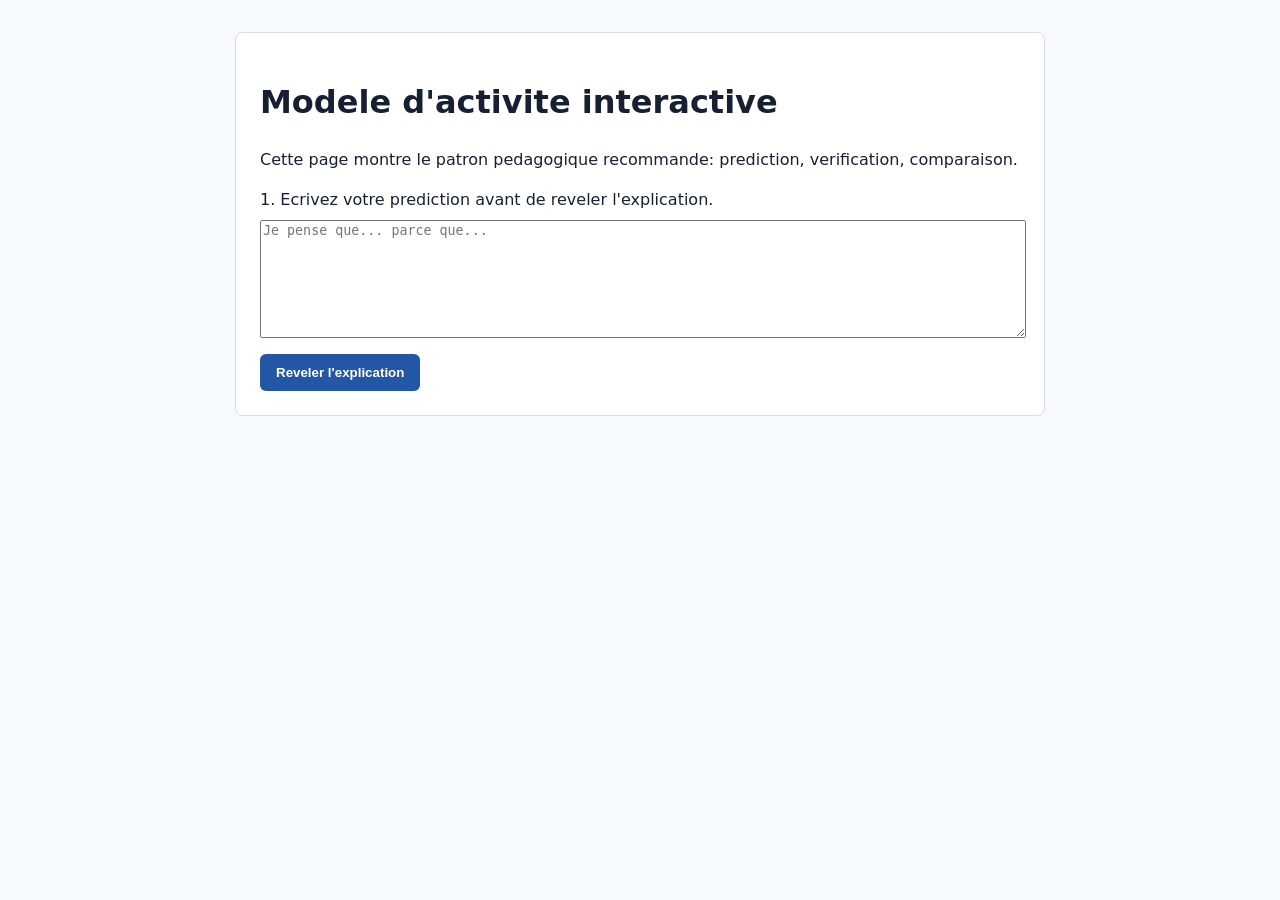
<file: docs/assets/demos/prediction-template/index.html>
<!doctype html>
<html lang="fr">
<head>
  <meta charset="utf-8">
  <meta name="viewport" content="width=device-width, initial-scale=1">
  <title>Modele d'activite interactive</title>
  <style>
    body {
      font-family: system-ui, sans-serif;
      line-height: 1.5;
      margin: 0;
      padding: 2rem;
      color: #172033;
      background: #f7fafc;
    }
    main {
      max-width: 760px;
      margin: 0 auto;
      background: white;
      border: 1px solid #d7dee8;
      border-radius: 8px;
      padding: 1.5rem;
    }
    label, textarea {
      display: block;
      width: 100%;
    }
    textarea {
      min-height: 7rem;
      margin: 0.5rem 0 1rem;
    }
    button {
      border: 0;
      border-radius: 6px;
      padding: 0.7rem 1rem;
      background: #2456a6;
      color: white;
      font-weight: 700;
      cursor: pointer;
    }
    .result {
      margin-top: 1rem;
      padding: 1rem;
      background: #e8f5f2;
      border-left: 0.25rem solid #168773;
    }
  </style>
</head>
<body>
  <main>
    <h1>Modele d'activite interactive</h1>
    <p>Cette page montre le patron pedagogique recommande: prediction, verification, comparaison.</p>

    <label for="prediction">1. Ecrivez votre prediction avant de reveler l'explication.</label>
    <textarea id="prediction" placeholder="Je pense que... parce que..."></textarea>

    <button id="reveal" type="button">Reveler l'explication</button>

    <section id="result" class="result" hidden>
      <h2>2. Verification</h2>
      <p>Remplacer ce texte par une visualisation ou une explication qui aide a comprendre le concept sans faire le travail a la place de l'etudiant.</p>
      <h2>3. Comparaison</h2>
      <p>Comparer la prediction initiale avec ce qui est observe. Corriger l'explication si necessaire.</p>
    </section>
  </main>

  <script>
    document.querySelector("#reveal").addEventListener("click", () => {
      document.querySelector("#result").hidden = false;
    });
  </script>
</body>
</html>
</file>
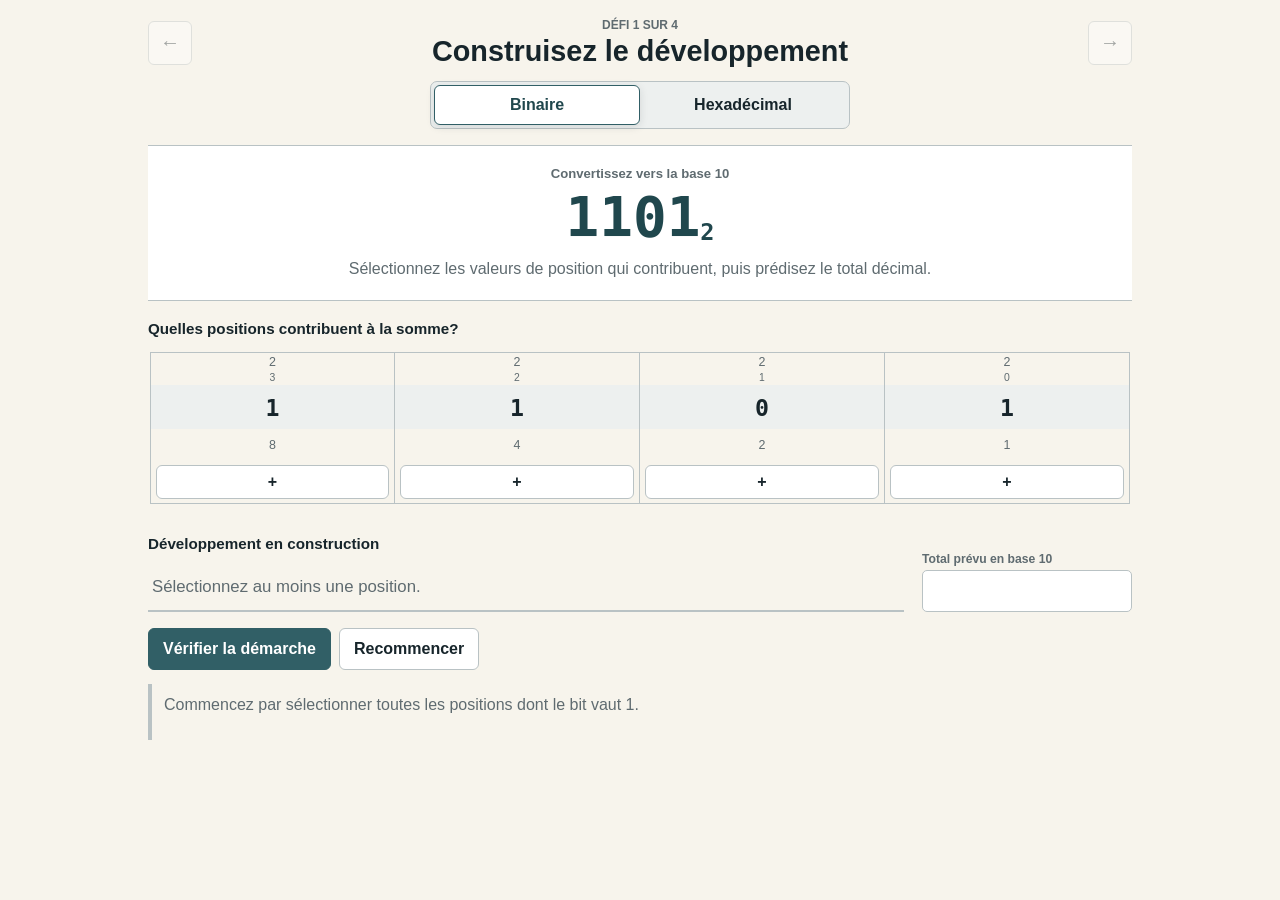
<file: docs/assets/demos/positional-value-workbench.html>
<!doctype html>
<html lang="fr">
<head>
  <meta charset="utf-8">
  <meta name="viewport" content="width=device-width, initial-scale=1">
  <title>Atelier des valeurs de position</title>
  <style>
    :root {
      color-scheme: light;
      --paper: #f7f4ec;
      --surface: #ffffff;
      --ink: #17252b;
      --muted: #5f6b70;
      --line: #b9c2c4;
      --accent: #315f66;
      --accent-strong: #20474d;
      --accent-soft: #e6eff0;
      --active: #e2a72e;
      --active-soft: #f7e9bd;
      --wrong: #b94d3c;
      --wrong-soft: #f8e4df;
      --right: #377a54;
      --right-soft: #e2f1e8;
      --control: #edf0ef;
      --on-accent: #ffffff;
      --focus: #166b80;
      --shadow: rgb(23 37 43 / 0.12);
    }

    @media (prefers-color-scheme: dark) {
      :root:not([data-theme="light"]) {
        color-scheme: dark;
        --paper: #11191c;
        --surface: #192528;
        --ink: #edf3f2;
        --muted: #afbebf;
        --line: #53676b;
        --accent: #75b7bd;
        --accent-strong: #8bcbd1;
        --accent-soft: #263d43;
        --active: #f1bd4c;
        --active-soft: #4b3f20;
        --wrong: #ff927d;
        --wrong-soft: #49312d;
        --right: #77c394;
        --right-soft: #244334;
        --control: #2b3d41;
        --on-accent: #101719;
        --focus: #78c7d5;
        --shadow: rgb(0 0 0 / 0.35);
      }
    }

    :root[data-theme="dark"] {
      color-scheme: dark;
      --paper: #11191c;
      --surface: #192528;
      --ink: #edf3f2;
      --muted: #afbebf;
      --line: #53676b;
      --accent: #75b7bd;
      --accent-strong: #8bcbd1;
      --accent-soft: #263d43;
      --active: #f1bd4c;
      --active-soft: #4b3f20;
      --wrong: #ff927d;
      --wrong-soft: #49312d;
      --right: #77c394;
      --right-soft: #244334;
      --control: #2b3d41;
      --on-accent: #101719;
      --focus: #78c7d5;
      --shadow: rgb(0 0 0 / 0.35);
    }

    * { box-sizing: border-box; }

    body {
      margin: 0;
      background: var(--paper);
      color: var(--ink);
      font-family: Inter, Roboto, "Helvetica Neue", Arial, sans-serif;
      font-size: 16px;
      letter-spacing: 0;
    }

    button,
    input { font: inherit; }

    button:focus-visible,
    input:focus-visible {
      outline: 3px solid color-mix(in srgb, var(--focus) 38%, transparent);
      outline-offset: 2px;
    }

    .app {
      width: min(100%, 1020px);
      margin: 0 auto;
      padding: 18px;
    }

    .toolbar {
      display: grid;
      grid-template-columns: 44px minmax(0, 1fr) 44px;
      align-items: center;
      gap: 10px;
      margin-bottom: 14px;
    }

    .heading {
      min-width: 0;
      text-align: center;
    }

    .eyebrow {
      margin: 0 0 3px;
      color: var(--muted);
      font-size: 0.75rem;
      font-weight: 750;
      text-transform: uppercase;
    }

    h1 {
      margin: 0;
      font-size: 1.8rem;
      line-height: 1.12;
      letter-spacing: 0;
    }

    .icon-button,
    .action,
    .mode-button,
    .weight-button {
      border: 1px solid var(--line);
      border-radius: 6px;
      background: var(--surface);
      color: var(--ink);
      cursor: pointer;
    }

    .icon-button {
      display: grid;
      min-width: 44px;
      min-height: 44px;
      place-items: center;
      font-size: 1.25rem;
    }

    button:hover:not(:disabled) { border-color: var(--accent); }
    button:disabled { cursor: not-allowed; opacity: 0.38; }

    .mode-switch {
      display: grid;
      grid-template-columns: 1fr 1fr;
      width: min(100%, 420px);
      margin: 0 auto 16px;
      border: 1px solid var(--line);
      border-radius: 7px;
      background: var(--control);
      padding: 3px;
    }

    .mode-button {
      min-height: 40px;
      border-color: transparent;
      background: transparent;
      font-weight: 750;
    }

    .mode-button[aria-selected="true"] {
      border-color: var(--accent);
      background: var(--surface);
      color: var(--accent-strong);
      box-shadow: 0 2px 8px var(--shadow);
    }

    .challenge {
      border-top: 1px solid var(--line);
      border-bottom: 1px solid var(--line);
      background: var(--surface);
      padding: 20px 16px;
      text-align: center;
    }

    .challenge-label {
      margin: 0 0 8px;
      color: var(--muted);
      font-size: 0.82rem;
      font-weight: 700;
    }

    .numeral {
      margin: 0;
      color: var(--accent-strong);
      font-family: "Roboto Mono", Consolas, monospace;
      font-size: clamp(2rem, 7vw, 3.5rem);
      font-weight: 800;
      line-height: 1;
      overflow-wrap: anywhere;
    }

    .numeral sub {
      font-size: 0.42em;
      vertical-align: -0.15em;
    }

    .instruction {
      max-width: 760px;
      margin: 12px auto 0;
      color: var(--muted);
      line-height: 1.45;
    }

    .workspace {
      padding: 18px 0 0;
    }

    .section-title {
      margin: 0 0 10px;
      font-size: 0.95rem;
      line-height: 1.3;
    }

    .position-scroll {
      overflow-x: auto;
      padding: 3px 2px 12px;
      scrollbar-color: var(--line) transparent;
    }

    .binary-positions {
      display: grid;
      grid-auto-columns: minmax(92px, 1fr);
      grid-auto-flow: column;
      min-width: max-content;
      border-top: 1px solid var(--line);
      border-bottom: 1px solid var(--line);
    }

    .position {
      display: grid;
      grid-template-rows: 32px 44px 32px 42px;
      min-width: 92px;
      border-right: 1px solid var(--line);
      text-align: center;
    }

    .position:first-child { border-left: 1px solid var(--line); }

    .position .power,
    .position .weight,
    .position .bit {
      display: grid;
      place-items: center;
    }

    .position .power,
    .position .weight {
      color: var(--muted);
      font-size: 0.78rem;
    }

    .position .bit {
      background: var(--control);
      font-family: "Roboto Mono", Consolas, monospace;
      font-size: 1.45rem;
      font-weight: 800;
    }

    .weight-button {
      width: calc(100% - 10px);
      min-height: 34px;
      margin: 4px 5px;
      padding: 2px;
      font-weight: 750;
    }

    .weight-button[aria-pressed="true"] {
      border-color: var(--active);
      background: var(--active-soft);
      color: var(--ink);
      transform: translateY(-2px);
      box-shadow: 0 3px 0 color-mix(in srgb, var(--active) 55%, transparent);
    }

    .hex-positions {
      display: grid;
      grid-template-columns: repeat(var(--columns), minmax(150px, 1fr));
      min-width: max-content;
      border-top: 1px solid var(--line);
      border-left: 1px solid var(--line);
    }

    .hex-position {
      display: grid;
      grid-template-rows: 48px auto;
      min-width: 150px;
      border-right: 1px solid var(--line);
      border-bottom: 1px solid var(--line);
    }

    .hex-symbol {
      display: grid;
      place-items: center;
      background: var(--control);
      font-family: "Roboto Mono", Consolas, monospace;
      font-size: 1.5rem;
      font-weight: 800;
    }

    .hex-fields {
      display: grid;
      gap: 10px;
      padding: 12px;
    }

    label {
      display: grid;
      gap: 4px;
      color: var(--muted);
      font-size: 0.76rem;
      font-weight: 700;
    }

    input[type="number"] {
      width: 100%;
      min-height: 42px;
      border: 1px solid var(--line);
      border-radius: 5px;
      background: var(--surface);
      color: var(--ink);
      padding: 7px 9px;
    }

    .sum-area {
      display: grid;
      grid-template-columns: minmax(0, 1fr) minmax(150px, 210px);
      gap: 18px;
      align-items: end;
      margin-top: 18px;
    }

    .expression-wrap { min-width: 0; }

    .expression {
      min-height: 48px;
      border-bottom: 2px solid var(--line);
      padding: 10px 4px;
      color: var(--accent-strong);
      font-family: "Roboto Mono", Consolas, monospace;
      font-size: 1.05rem;
      font-weight: 750;
      line-height: 1.5;
      overflow-wrap: anywhere;
    }

    .expression.placeholder { color: var(--muted); font-family: inherit; font-weight: 500; }

    .actions {
      display: flex;
      flex-wrap: wrap;
      gap: 8px;
      margin-top: 16px;
    }

    .action {
      min-height: 42px;
      padding: 0 14px;
      font-weight: 750;
    }

    .action.primary {
      border-color: var(--accent);
      background: var(--accent);
      color: var(--on-accent);
    }

    .status {
      min-height: 3.5em;
      margin: 14px 0 0;
      border-left: 4px solid var(--line);
      padding: 9px 12px;
      color: var(--muted);
      line-height: 1.45;
    }

    .status[data-state="wrong"] {
      border-left-color: var(--wrong);
      background: var(--wrong-soft);
      color: var(--ink);
    }

    .status[data-state="right"] {
      border-left-color: var(--right);
      background: var(--right-soft);
      color: var(--ink);
      animation: reveal 220ms ease-out both;
    }

    .completion {
      display: none;
      margin-top: 14px;
      border-top: 1px solid var(--line);
      padding-top: 14px;
      line-height: 1.5;
    }

    .completion.visible {
      display: block;
      animation: reveal 220ms ease-out both;
    }

    .completion strong { color: var(--accent-strong); }

    @keyframes reveal {
      from { opacity: 0; transform: translateY(5px); }
      to { opacity: 1; transform: translateY(0); }
    }

    @media (max-width: 680px) {
      .app { padding: 12px; }
      h1 { font-size: 1.45rem; }
      .challenge { padding: 16px 10px; }
      .sum-area { grid-template-columns: 1fr; gap: 12px; }
      .sum-area label { max-width: 240px; }
      .actions .action { flex: 1 1 140px; }
    }

    @media (prefers-reduced-motion: reduce) {
      *, *::before, *::after {
        animation-duration: 1ms !important;
        transition-duration: 1ms !important;
      }
    }
  </style>
</head>
<body>
  <main class="app">
    <div class="toolbar">
      <button class="icon-button" id="previous" type="button" title="Défi précédent" aria-label="Défi précédent">&larr;</button>
      <div class="heading">
        <p class="eyebrow" id="challenge-count">Défi 1 sur 4</p>
        <h1 id="title">Construisez le développement</h1>
      </div>
      <button class="icon-button" id="next" type="button" title="Défi suivant" aria-label="Défi suivant">&rarr;</button>
    </div>

    <div class="mode-switch" role="tablist" aria-label="Mode de conversion">
      <button class="mode-button" id="binary-mode" type="button" role="tab" aria-selected="true">Binaire</button>
      <button class="mode-button" id="hex-mode" type="button" role="tab" aria-selected="false">Hexadécimal</button>
    </div>

    <section class="challenge" aria-labelledby="numeral">
      <p class="challenge-label" id="challenge-label">Convertissez vers la base 10</p>
      <p class="numeral" id="numeral"></p>
      <p class="instruction" id="instruction"></p>
    </section>

    <section class="workspace" aria-live="polite">
      <h2 class="section-title" id="position-title"></h2>
      <div class="position-scroll" id="position-scroll"></div>

      <div class="sum-area">
        <div class="expression-wrap">
          <h2 class="section-title" id="expression-title"></h2>
          <div class="expression placeholder" id="expression"></div>
        </div>
        <label id="total-label">
          <span></span>
          <input id="total" type="number" inputmode="numeric" autocomplete="off">
        </label>
      </div>

      <div class="actions">
        <button class="action primary" id="check" type="button"></button>
        <button class="action" id="reset" type="button"></button>
      </div>

      <p class="status" id="status" role="status"></p>
      <div class="completion" id="completion"></div>
    </section>
  </main>

  <script>
    const copy = {
      fr: {
        pageTitle: "Atelier des valeurs de position",
        title: "Construisez le développement",
        counter: (n, total) => `Défi ${n} sur ${total}`,
        previous: "Défi précédent",
        next: "Défi suivant",
        modeLabel: "Mode de conversion",
        binary: "Binaire",
        hex: "Hexadécimal",
        challengeLabel: "Convertissez vers la base 10",
        binaryInstruction: "Sélectionnez les valeurs de position qui contribuent, puis prédisez le total décimal.",
        hexInstruction: "Donnez la valeur décimale de chaque chiffre, calculez sa contribution, puis prédisez le total.",
        binaryPositionTitle: "Quelles positions contribuent à la somme?",
        hexPositionTitle: "Complétez chaque position hexadécimale",
        expressionTitle: "Développement en construction",
        expressionEmpty: "Sélectionnez au moins une position.",
        hexExpressionEmpty: "Les contributions apparaîtront ici lorsque vous les inscrirez.",
        total: "Total prévu en base 10",
        coefficient: "Valeur du chiffre",
        contribution: "Contribution",
        check: "Vérifier la démarche",
        reset: "Recommencer",
        startBinary: "Commencez par sélectionner toutes les positions dont le bit vaut 1.",
        startHex: "Commencez par traduire chaque chiffre hexadécimal en valeur décimale.",
        missingBinary: count => `${count} position${count > 1 ? "s nécessaires n'ont" : " nécessaire n'a"} pas encore été sélectionnée${count > 1 ? "s" : ""}.`,
        extraBinary: count => `${count} position${count > 1 ? "s sélectionnées ne contribuent" : " sélectionnée ne contribue"} pas à cette valeur.`,
        totalMissing: "Inscrivez votre total décimal avant de vérifier.",
        totalWrong: "Les positions sont correctes, mais leur somme ne correspond pas encore à votre total. Vérifiez l'addition.",
        hexIncomplete: "Certaines valeurs ou contributions sont encore absentes.",
        hexValueWrong: position => `La valeur du chiffre à la position ${position} doit être revue.`,
        hexContributionWrong: position => `La contribution de la position ${position} doit être revue. Multipliez la valeur du chiffre par la valeur de position.`,
        success: "Votre démarche et votre total sont corrects. Le défi suivant est maintenant accessible.",
        completeLabel: "Développement complet :",
        position: "position",
        weight: "valeur",
        selected: "sélectionnée",
        notSelected: "non sélectionnée"
      },
      en: {
        pageTitle: "Positional Value Workshop",
        title: "Build the expansion",
        counter: (n, total) => `Challenge ${n} of ${total}`,
        previous: "Previous challenge",
        next: "Next challenge",
        modeLabel: "Conversion mode",
        binary: "Binary",
        hex: "Hexadecimal",
        challengeLabel: "Convert to base 10",
        binaryInstruction: "Select the positional values that contribute, then predict the decimal total.",
        hexInstruction: "Enter each digit's decimal value, calculate its contribution, then predict the total.",
        binaryPositionTitle: "Which positions contribute to the sum?",
        hexPositionTitle: "Complete each hexadecimal position",
        expressionTitle: "Expansion in progress",
        expressionEmpty: "Select at least one position.",
        hexExpressionEmpty: "Contributions will appear here as you enter them.",
        total: "Predicted base-10 total",
        coefficient: "Digit value",
        contribution: "Contribution",
        check: "Check the work",
        reset: "Start over",
        startBinary: "Start by selecting every position whose bit is 1.",
        startHex: "Start by translating each hexadecimal digit into its decimal value.",
        missingBinary: count => `${count} required position${count > 1 ? "s have" : " has"} not been selected yet.`,
        extraBinary: count => `${count} selected position${count > 1 ? "s do" : " does"} not contribute to this value.`,
        totalMissing: "Enter your predicted decimal total before checking.",
        totalWrong: "The positions are correct, but their sum does not match your total yet. Check the addition.",
        hexIncomplete: "Some digit values or contributions are still missing.",
        hexValueWrong: position => `Review the digit value at position ${position}.`,
        hexContributionWrong: position => `Review the contribution at position ${position}. Multiply the digit value by the positional value.`,
        success: "Your work and total are correct. The next challenge is now available.",
        completeLabel: "Complete expansion:",
        position: "position",
        weight: "value",
        selected: "selected",
        notSelected: "not selected"
      }
    };

    const challenges = {
      binary: [
        { numeral: "1101", value: 13 },
        { numeral: "10110110", value: 182 },
        { numeral: "11001001", value: 201 },
        { numeral: "101011001101", value: 2765 }
      ],
      hex: [
        { numeral: "5A", value: 90 },
        { numeral: "2D6", value: 726 },
        { numeral: "B04", value: 2820 },
        { numeral: "D6B2", value: 54962 }
      ]
    };

    const params = new URLSearchParams(location.search);
    const language = params.get("lang") === "en" ? "en" : "fr";
    const t = copy[language];
    document.documentElement.lang = language;
    document.title = t.pageTitle;

    const state = {
      mode: "binary",
      index: { binary: 0, hex: 0 },
      unlocked: { binary: 0, hex: 0 },
      selected: new Set()
    };

    const elements = {
      previous: document.querySelector("#previous"),
      next: document.querySelector("#next"),
      count: document.querySelector("#challenge-count"),
      title: document.querySelector("#title"),
      binaryMode: document.querySelector("#binary-mode"),
      hexMode: document.querySelector("#hex-mode"),
      modeSwitch: document.querySelector(".mode-switch"),
      challengeLabel: document.querySelector("#challenge-label"),
      numeral: document.querySelector("#numeral"),
      instruction: document.querySelector("#instruction"),
      positionTitle: document.querySelector("#position-title"),
      positionScroll: document.querySelector("#position-scroll"),
      expressionTitle: document.querySelector("#expression-title"),
      expression: document.querySelector("#expression"),
      totalLabel: document.querySelector("#total-label span"),
      total: document.querySelector("#total"),
      check: document.querySelector("#check"),
      reset: document.querySelector("#reset"),
      status: document.querySelector("#status"),
      completion: document.querySelector("#completion")
    };

    function digitValue(symbol) {
      return parseInt(symbol, 16);
    }

    function currentChallenge() {
      return challenges[state.mode][state.index[state.mode]];
    }

    function setStatus(message, statusState = "") {
      elements.status.textContent = message;
      elements.status.dataset.state = statusState;
    }

    function selectedWeights() {
      return [...state.selected].sort((a, b) => b - a);
    }

    function updateBinaryExpression() {
      const weights = selectedWeights();
      elements.expression.textContent = weights.length ? weights.join(" + ") : t.expressionEmpty;
      elements.expression.classList.toggle("placeholder", weights.length === 0);
    }

    function updateHexExpression() {
      const contributions = [...elements.positionScroll.querySelectorAll(".contribution")]
        .map(input => input.value.trim())
        .filter(Boolean);
      elements.expression.textContent = contributions.length ? contributions.join(" + ") : t.hexExpressionEmpty;
      elements.expression.classList.toggle("placeholder", contributions.length === 0);
    }

    function renderBinary(challenge) {
      const digits = [...challenge.numeral];
      const container = document.createElement("div");
      container.className = "binary-positions";

      digits.forEach((bit, displayIndex) => {
        const exponent = digits.length - displayIndex - 1;
        const weight = 2 ** exponent;
        const cell = document.createElement("div");
        cell.className = "position";

        const power = document.createElement("span");
        power.className = "power";
        power.innerHTML = `2<sup>${exponent}</sup>`;

        const bitNode = document.createElement("span");
        bitNode.className = "bit";
        bitNode.textContent = bit;

        const weightNode = document.createElement("span");
        weightNode.className = "weight";
        weightNode.textContent = weight.toLocaleString(language === "fr" ? "fr-CA" : "en-CA");

        const button = document.createElement("button");
        button.className = "weight-button";
        button.type = "button";
        button.textContent = "+";
        button.dataset.weight = String(weight);
        button.setAttribute("aria-pressed", "false");
        button.setAttribute("aria-label", `${t.position} ${exponent}, ${t.weight} ${weight}, ${t.notSelected}`);
        button.addEventListener("click", () => {
          const isSelected = state.selected.has(weight);
          if (isSelected) state.selected.delete(weight); else state.selected.add(weight);
          button.setAttribute("aria-pressed", String(!isSelected));
          button.setAttribute("aria-label", `${t.position} ${exponent}, ${t.weight} ${weight}, ${!isSelected ? t.selected : t.notSelected}`);
          updateBinaryExpression();
        });

        cell.append(power, bitNode, weightNode, button);
        container.append(cell);
      });

      elements.positionScroll.replaceChildren(container);
      updateBinaryExpression();
    }

    function renderHex(challenge) {
      const digits = [...challenge.numeral];
      const container = document.createElement("div");
      container.className = "hex-positions";
      container.style.setProperty("--columns", digits.length);

      digits.forEach((symbol, displayIndex) => {
        const exponent = digits.length - displayIndex - 1;
        const cell = document.createElement("div");
        cell.className = "hex-position";
        cell.dataset.exponent = String(exponent);

        const symbolNode = document.createElement("div");
        symbolNode.className = "hex-symbol";
        symbolNode.innerHTML = `${symbol}<span style="font-size:.55em; margin-left:5px; color:var(--muted)">&times; 16<sup>${exponent}</sup></span>`;

        const fields = document.createElement("div");
        fields.className = "hex-fields";

        const coefficientLabel = document.createElement("label");
        coefficientLabel.textContent = t.coefficient;
        const coefficient = document.createElement("input");
        coefficient.className = "coefficient";
        coefficient.type = "number";
        coefficient.inputMode = "numeric";
        coefficient.autocomplete = "off";
        coefficient.dataset.expected = String(digitValue(symbol));
        coefficientLabel.append(coefficient);

        const contributionLabel = document.createElement("label");
        contributionLabel.textContent = t.contribution;
        const contribution = document.createElement("input");
        contribution.className = "contribution";
        contribution.type = "number";
        contribution.inputMode = "numeric";
        contribution.autocomplete = "off";
        contribution.dataset.expected = String(digitValue(symbol) * (16 ** exponent));
        contribution.addEventListener("input", updateHexExpression);
        contributionLabel.append(contribution);

        fields.append(coefficientLabel, contributionLabel);
        cell.append(symbolNode, fields);
        container.append(cell);
      });

      elements.positionScroll.replaceChildren(container);
      updateHexExpression();
    }

    function resetWork() {
      state.selected.clear();
      elements.total.value = "";
      elements.completion.classList.remove("visible");
      elements.completion.replaceChildren();
      setStatus(state.mode === "binary" ? t.startBinary : t.startHex);
      if (state.mode === "binary") renderBinary(currentChallenge()); else renderHex(currentChallenge());
    }

    function render() {
      const list = challenges[state.mode];
      const challenge = currentChallenge();
      const index = state.index[state.mode];

      elements.count.textContent = t.counter(index + 1, list.length);
      elements.title.textContent = t.title;
      elements.previous.title = t.previous;
      elements.previous.setAttribute("aria-label", t.previous);
      elements.next.title = t.next;
      elements.next.setAttribute("aria-label", t.next);
      elements.modeSwitch.setAttribute("aria-label", t.modeLabel);
      elements.binaryMode.textContent = t.binary;
      elements.hexMode.textContent = t.hex;
      elements.binaryMode.setAttribute("aria-selected", String(state.mode === "binary"));
      elements.hexMode.setAttribute("aria-selected", String(state.mode === "hex"));
      elements.challengeLabel.textContent = t.challengeLabel;
      elements.numeral.innerHTML = `${challenge.numeral}<sub>${state.mode === "binary" ? "2" : "16"}</sub>`;
      elements.instruction.textContent = state.mode === "binary" ? t.binaryInstruction : t.hexInstruction;
      elements.positionTitle.textContent = state.mode === "binary" ? t.binaryPositionTitle : t.hexPositionTitle;
      elements.expressionTitle.textContent = t.expressionTitle;
      elements.totalLabel.textContent = t.total;
      elements.check.textContent = t.check;
      elements.reset.textContent = t.reset;
      elements.previous.disabled = index === 0;
      elements.next.disabled = index >= list.length - 1 || index >= state.unlocked[state.mode];
      resetWork();
    }

    function showCompletion(expression, value) {
      elements.completion.innerHTML = `<strong>${t.completeLabel}</strong><br>${expression} = ${value.toLocaleString(language === "fr" ? "fr-CA" : "en-CA")}`;
      elements.completion.classList.add("visible");
    }

    function checkBinary() {
      const challenge = currentChallenge();
      const digits = [...challenge.numeral];
      const expected = new Set();
      digits.forEach((bit, displayIndex) => {
        if (bit === "1") expected.add(2 ** (digits.length - displayIndex - 1));
      });

      const missing = [...expected].filter(weight => !state.selected.has(weight));
      const extra = [...state.selected].filter(weight => !expected.has(weight));
      if (missing.length) return setStatus(t.missingBinary(missing.length), "wrong");
      if (extra.length) return setStatus(t.extraBinary(extra.length), "wrong");
      if (elements.total.value === "") return setStatus(t.totalMissing, "wrong");
      if (Number(elements.total.value) !== challenge.value) return setStatus(t.totalWrong, "wrong");

      const expression = [...expected].sort((a, b) => b - a).join(" + ");
      completeChallenge(expression, challenge.value);
    }

    function checkHex() {
      const challenge = currentChallenge();
      const cells = [...elements.positionScroll.querySelectorAll(".hex-position")];
      const anyIncomplete = cells.some(cell => !cell.querySelector(".coefficient").value || !cell.querySelector(".contribution").value);
      if (anyIncomplete) return setStatus(t.hexIncomplete, "wrong");

      for (const cell of cells) {
        const exponent = cell.dataset.exponent;
        const coefficient = cell.querySelector(".coefficient");
        const contribution = cell.querySelector(".contribution");
        if (Number(coefficient.value) !== Number(coefficient.dataset.expected)) return setStatus(t.hexValueWrong(exponent), "wrong");
        if (Number(contribution.value) !== Number(contribution.dataset.expected)) return setStatus(t.hexContributionWrong(exponent), "wrong");
      }

      if (elements.total.value === "") return setStatus(t.totalMissing, "wrong");
      if (Number(elements.total.value) !== challenge.value) return setStatus(t.totalWrong, "wrong");

      const expression = cells.map(cell => {
        const exponent = Number(cell.dataset.exponent);
        const coefficient = cell.querySelector(".coefficient").value;
        return `${coefficient} &times; ${16 ** exponent}`;
      }).join(" + ");
      completeChallenge(expression, challenge.value, true);
    }

    function completeChallenge(expression, value, containsHtml = false) {
      setStatus(t.success, "right");
      const index = state.index[state.mode];
      state.unlocked[state.mode] = Math.max(state.unlocked[state.mode], Math.min(index + 1, challenges[state.mode].length - 1));
      elements.next.disabled = index >= challenges[state.mode].length - 1;
      if (containsHtml) {
        elements.completion.innerHTML = `<strong>${t.completeLabel}</strong><br>${expression} = ${value.toLocaleString(language === "fr" ? "fr-CA" : "en-CA")}`;
        elements.completion.classList.add("visible");
      } else {
        showCompletion(expression, value);
      }
    }

    function setMode(mode) {
      if (state.mode === mode) return;
      state.mode = mode;
      render();
    }

    elements.binaryMode.addEventListener("click", () => setMode("binary"));
    elements.hexMode.addEventListener("click", () => setMode("hex"));
    elements.previous.addEventListener("click", () => {
      if (state.index[state.mode] > 0) {
        state.index[state.mode] -= 1;
        render();
      }
    });
    elements.next.addEventListener("click", () => {
      if (state.index[state.mode] < state.unlocked[state.mode] && state.index[state.mode] < challenges[state.mode].length - 1) {
        state.index[state.mode] += 1;
        render();
      }
    });
    elements.reset.addEventListener("click", resetWork);
    elements.check.addEventListener("click", () => state.mode === "binary" ? checkBinary() : checkHex());
    elements.total.addEventListener("keydown", event => {
      if (event.key === "Enter") elements.check.click();
    });

    window.addEventListener("message", event => {
      if (event.data?.source !== "c12-course-site" || event.data?.type !== "theme") return;
      document.documentElement.dataset.theme = event.data.scheme === "dark" ? "dark" : "light";
    });

    render();
  </script>
</body>
</html>
</file>
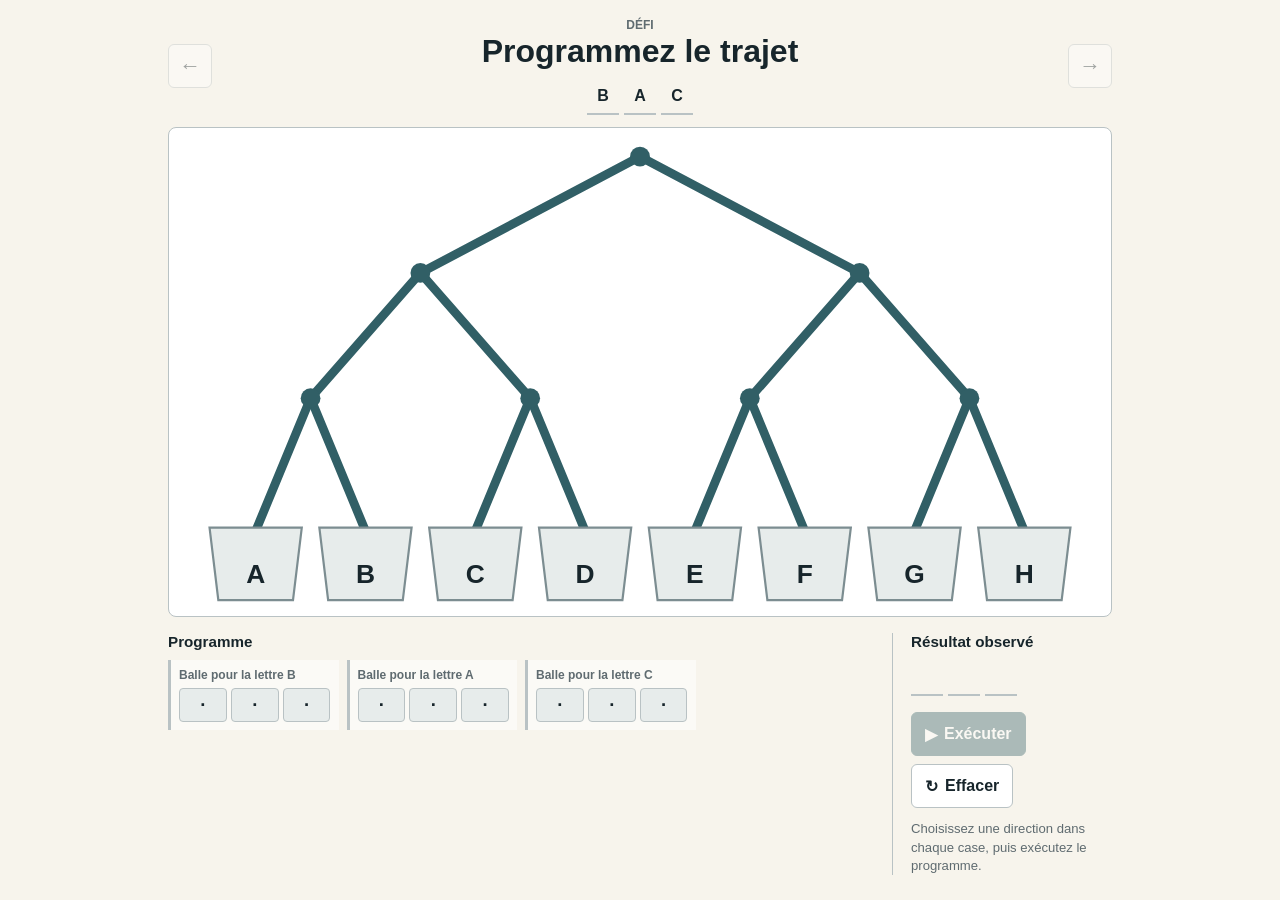
<file: docs/assets/demos/programmable-letter-router.html>
<!doctype html>
<html lang="fr">
<head>
  <meta charset="utf-8">
  <meta name="viewport" content="width=device-width, initial-scale=1">
  <title>Routeur de lettres programmable</title>
  <style>
    :root {
      color-scheme: light;
      --paper: #f7f4ec;
      --surface: #ffffff;
      --ink: #17252b;
      --muted: #5f6b70;
      --line: #b9c2c4;
      --track: #315f66;
      --track-active: #e2a72e;
      --ball: #df624d;
      --ball-stroke: #9e3a2c;
      --control: #e7eceb;
      --direction-left: #e6eff0;
      --direction-right: #f7e8df;
      --program-surface: rgb(255 255 255 / 0.55);
      --bin-stroke: #7c8d91;
      --bin-active: #f2d58b;
      --bin-active-stroke: #a8740c;
      --on-track: #ffffff;
      --focus: #166b80;
      --ball-shadow: rgb(23 37 43 / 0.2);
    }

    @media (prefers-color-scheme: dark) {
      :root:not([data-theme="light"]) {
        color-scheme: dark;
        --paper: #11191c;
        --surface: #192528;
        --ink: #edf3f2;
        --muted: #afbebf;
        --line: #53676b;
        --track: #75b7bd;
        --track-active: #f1bd4c;
        --ball: #f17861;
        --ball-stroke: #ffad9d;
        --control: #2b3d41;
        --direction-left: #263d43;
        --direction-right: #49352f;
        --program-surface: rgb(255 255 255 / 0.035);
        --bin-stroke: #70878b;
        --bin-active: #765d24;
        --bin-active-stroke: #f1bd4c;
        --on-track: #101719;
        --focus: #78c7d5;
        --ball-shadow: rgb(0 0 0 / 0.45);
      }
    }

    :root[data-theme="dark"] {
      color-scheme: dark;
      --paper: #11191c;
      --surface: #192528;
      --ink: #edf3f2;
      --muted: #afbebf;
      --line: #53676b;
      --track: #75b7bd;
      --track-active: #f1bd4c;
      --ball: #f17861;
      --ball-stroke: #ffad9d;
      --control: #2b3d41;
      --direction-left: #263d43;
      --direction-right: #49352f;
      --program-surface: rgb(255 255 255 / 0.035);
      --bin-stroke: #70878b;
      --bin-active: #765d24;
      --bin-active-stroke: #f1bd4c;
      --on-track: #101719;
      --focus: #78c7d5;
      --ball-shadow: rgb(0 0 0 / 0.45);
    }

    * { box-sizing: border-box; }

    body {
      margin: 0;
      background: var(--paper);
      color: var(--ink);
      font-family: Inter, Roboto, "Helvetica Neue", Arial, sans-serif;
      font-size: 16px;
      letter-spacing: 0;
    }

    button { font: inherit; }

    .app {
      width: min(100%, 980px);
      margin: 0 auto;
      padding: 18px;
    }

    .topbar {
      display: grid;
      grid-template-columns: 44px minmax(0, 1fr) 44px;
      align-items: center;
      gap: 10px;
      margin-bottom: 12px;
    }

    .challenge {
      min-width: 0;
      text-align: center;
    }

    .eyebrow {
      margin: 0 0 3px;
      color: var(--muted);
      font-size: 0.75rem;
      font-weight: 700;
      text-transform: uppercase;
    }

    h1 {
      margin: 0;
      font-size: 2rem;
      line-height: 1.05;
      letter-spacing: 0;
    }

    .target {
      display: flex;
      justify-content: center;
      gap: 5px;
      margin: 10px 0 0;
    }

    .target span,
    .observed span {
      display: grid;
      width: 32px;
      height: 36px;
      place-items: center;
      border-bottom: 2px solid var(--line);
      font-weight: 800;
    }

    .icon-button,
    .command {
      min-width: 44px;
      min-height: 44px;
      border: 1px solid var(--line);
      border-radius: 6px;
      background: var(--surface);
      color: var(--ink);
      cursor: pointer;
    }

    .icon-button {
      display: grid;
      place-items: center;
      font-size: 1.35rem;
    }

    button:hover:not(:disabled) { border-color: var(--track); }
    button:focus-visible { outline: 3px solid color-mix(in srgb, var(--focus) 35%, transparent); outline-offset: 2px; }
    button:disabled { cursor: not-allowed; opacity: 0.38; }

    .machine {
      position: relative;
      overflow: hidden;
      border: 1px solid var(--line);
      border-radius: 8px;
      background: var(--surface);
    }

    svg {
      display: block;
      width: 100%;
      height: auto;
      aspect-ratio: 8 / 4.15;
    }

    .arm {
      stroke: var(--track);
      stroke-width: 8;
      stroke-linecap: round;
      transition: stroke 140ms ease, stroke-width 140ms ease;
    }

    .arm.active {
      stroke: var(--track-active);
      stroke-width: 12;
    }

    .joint { fill: var(--track); }
    .bin { fill: var(--control); stroke: var(--bin-stroke); stroke-width: 2; }
    .bin.active { fill: var(--bin-active); stroke: var(--bin-active-stroke); }
    .bin-label { fill: var(--ink); font: 800 24px Inter, Arial, sans-serif; text-anchor: middle; }
    .ball { fill: var(--ball); stroke: var(--ball-stroke); stroke-width: 3; filter: drop-shadow(0 4px 3px var(--ball-shadow)); }

    .workspace {
      display: grid;
      grid-template-columns: minmax(0, 1fr) 220px;
      gap: 18px;
      padding: 16px 0 0;
    }

    .workspace h2 {
      margin: 0 0 10px;
      font-size: 0.95rem;
      letter-spacing: 0;
    }

    .program {
      display: grid;
      grid-template-columns: repeat(4, minmax(116px, 1fr));
      gap: 8px;
    }

    .triplet {
      min-width: 0;
      padding: 8px;
      border-left: 3px solid var(--line);
      background: var(--program-surface);
    }

    .triplet.is-running { border-left-color: var(--track-active); }

    .triplet-label {
      display: block;
      margin-bottom: 6px;
      color: var(--muted);
      font-size: 0.75rem;
      font-weight: 700;
    }

    .choices {
      display: grid;
      grid-template-columns: repeat(3, 1fr);
      gap: 4px;
    }

    .direction {
      width: 100%;
      min-width: 30px;
      height: 34px;
      padding: 0;
      border: 1px solid var(--line);
      border-radius: 4px;
      background: var(--control);
      color: var(--ink);
      cursor: pointer;
      font-size: 1.15rem;
      font-weight: 800;
    }

    .direction[data-direction="L"] { background: var(--direction-left); }
    .direction[data-direction="R"] { background: var(--direction-right); }

    .result {
      min-width: 0;
      border-left: 1px solid var(--line);
      padding-left: 18px;
    }

    .observed {
      display: flex;
      flex-wrap: wrap;
      gap: 5px;
      min-height: 38px;
      margin-bottom: 14px;
    }

    .observed span.revealed {
      animation: reveal 240ms ease-out both;
      border-bottom-color: var(--track-active);
    }

    @keyframes reveal {
      from { opacity: 0; transform: translateY(-6px); }
      to { opacity: 1; transform: translateY(0); }
    }

    .commands { display: flex; flex-wrap: wrap; gap: 8px; }

    .command {
      display: inline-flex;
      align-items: center;
      justify-content: center;
      gap: 7px;
      padding: 0 13px;
      font-weight: 750;
    }

    .command.primary {
      border-color: var(--track);
      background: var(--track);
      color: var(--on-track);
    }

    .status {
      min-height: 2.8em;
      margin: 12px 0 0;
      color: var(--muted);
      font-size: 0.82rem;
      line-height: 1.4;
    }

    @media (max-width: 760px) {
      .app { padding: 12px; }
      h1 { font-size: 1.55rem; }
      .workspace { grid-template-columns: 1fr; }
      .program { grid-template-columns: repeat(2, minmax(112px, 1fr)); }
      .result { border-top: 1px solid var(--line); border-left: 0; padding: 14px 0 0; }
      svg { aspect-ratio: 8 / 4.45; }
    }

    @media (max-width: 390px) {
      .program { grid-template-columns: 1fr; }
      .triplet { display: grid; grid-template-columns: minmax(75px, 1fr) minmax(120px, 1.7fr); align-items: center; gap: 6px; }
      .triplet-label { margin: 0; }
    }

    @media (prefers-reduced-motion: reduce) {
      *, *::before, *::after { animation-duration: 1ms !important; transition-duration: 1ms !important; }
    }
  </style>
</head>
<body>
  <main class="app">
    <div class="topbar">
      <button class="icon-button" id="previous" type="button" title="Défi précédent" aria-label="Défi précédent">&larr;</button>
      <div class="challenge">
        <p class="eyebrow" id="challenge-label">Défi</p>
        <h1 id="title">Programmez le trajet</h1>
        <div class="target" id="target" aria-label="Mot cible"></div>
      </div>
      <button class="icon-button" id="next" type="button" title="Défi suivant" aria-label="Défi suivant">&rarr;</button>
    </div>

    <div class="machine">
      <svg viewBox="0 0 800 445" role="img" aria-labelledby="machine-title machine-description">
        <title id="machine-title">Machine de routage à huit destinations</title>
        <desc id="machine-description">Trois niveaux d'embranchements dirigent une balle vers une destination de A à H.</desc>
        <g id="arms"></g>
        <g id="joints"></g>
        <g id="bins"></g>
        <circle class="ball" id="ball" cx="400" cy="26" r="13" visibility="hidden"></circle>
      </svg>
    </div>

    <div class="workspace">
      <section aria-labelledby="program-title">
        <h2 id="program-title">Programme</h2>
        <div class="program" id="program"></div>
      </section>

      <section class="result" aria-labelledby="observed-title">
        <h2 id="observed-title">Résultat observé</h2>
        <div class="observed" id="observed" aria-live="polite"></div>
        <div class="commands">
          <button class="command primary" id="run" type="button"><span aria-hidden="true">&#9654;</span><span id="run-label">Exécuter</span></button>
          <button class="command" id="reset" type="button"><span aria-hidden="true">&#8635;</span><span id="reset-label">Effacer</span></button>
        </div>
        <p class="status" id="status" aria-live="polite"></p>
      </section>
    </div>
  </main>

  <script>
    (() => {
      window.addEventListener('message', event => {
        const message = event.data;
        if (message?.source !== 'c12-course-site' || message.type !== 'theme') return;
        if (message.scheme !== 'light' && message.scheme !== 'dark') return;
        document.documentElement.dataset.theme = message.scheme;
      });

      const languages = {
        fr: {
          words: ['BAC', 'FACE', 'BAGAGE', 'CACHAGE'],
          challenge: 'Défi',
          title: 'Programmez le trajet',
          target: 'Mot cible',
          program: 'Programme',
          observed: 'Résultat observé',
          run: 'Exécuter',
          reset: 'Effacer',
          previous: 'Défi précédent',
          next: 'Défi suivant',
          ball: 'Balle pour la lettre',
          choose: 'Choisir la direction',
          ready: 'Choisissez une direction dans chaque case, puis exécutez le programme.',
          incomplete: 'Le programme contient encore des instructions vides.',
          running: 'Le programme est en cours d’exécution. Les instructions sont verrouillées.',
          finished: 'Comparez le résultat observé au mot cible. Modifiez le programme si nécessaire.',
          machineTitle: 'Machine de routage à huit destinations',
          machineDescription: 'Trois niveaux d’embranchements dirigent une balle vers une destination de A à H.'
        },
        en: {
          words: ['CAB', 'FACE', 'BADGE', 'BAGGAGE'],
          challenge: 'Challenge',
          title: 'Program the route',
          target: 'Target word',
          program: 'Program',
          observed: 'Observed output',
          run: 'Run',
          reset: 'Clear',
          previous: 'Previous challenge',
          next: 'Next challenge',
          ball: 'Ball for letter',
          choose: 'Choose direction',
          ready: 'Choose a direction in every slot, then run the program.',
          incomplete: 'The program still contains empty instructions.',
          running: 'The program is running. Its instructions are locked.',
          finished: 'Compare the observed output with the target word. Edit the program if necessary.',
          machineTitle: 'Routing machine with eight destinations',
          machineDescription: 'Three levels of branches direct a ball to a destination from A to H.'
        }
      };

      const requestedLanguage = new URLSearchParams(location.search).get('lang');
      const language = requestedLanguage === 'en' ? 'en' : 'fr';
      const copy = languages[language];
      document.documentElement.lang = language;

      const points = [
        [{ x: 400, y: 26 }],
        [{ x: 200, y: 132 }, { x: 600, y: 132 }],
        [{ x: 100, y: 246 }, { x: 300, y: 246 }, { x: 500, y: 246 }, { x: 700, y: 246 }],
        Array.from({ length: 8 }, (_, index) => ({ x: 50 + index * 100, y: 367 }))
      ];

      const state = {
        challenge: 0,
        instructions: [],
        running: false,
        completed: new Set()
      };

      const elements = {
        arms: document.querySelector('#arms'),
        joints: document.querySelector('#joints'),
        bins: document.querySelector('#bins'),
        ball: document.querySelector('#ball'),
        previous: document.querySelector('#previous'),
        next: document.querySelector('#next'),
        target: document.querySelector('#target'),
        program: document.querySelector('#program'),
        observed: document.querySelector('#observed'),
        run: document.querySelector('#run'),
        reset: document.querySelector('#reset'),
        status: document.querySelector('#status')
      };

      function svgElement(name, attributes = {}) {
        const node = document.createElementNS('http://www.w3.org/2000/svg', name);
        Object.entries(attributes).forEach(([key, value]) => node.setAttribute(key, value));
        return node;
      }

      function buildMachine() {
        for (let level = 0; level < 3; level += 1) {
          points[level].forEach((from, fromIndex) => {
            [0, 1].forEach(direction => {
              const toIndex = fromIndex * 2 + direction;
              const to = points[level + 1][toIndex];
              const line = svgElement('line', {
                class: 'arm',
                x1: from.x,
                y1: from.y,
                x2: to.x,
                y2: to.y,
                'data-arm': `${level}-${fromIndex}-${direction}`
              });
              elements.arms.append(line);
            });
          });
        }

        points.slice(0, 3).flat().forEach(point => {
          elements.joints.append(svgElement('circle', { class: 'joint', cx: point.x, cy: point.y, r: 9 }));
        });

        points[3].forEach((point, index) => {
          const group = svgElement('g', { 'data-bin': index });
          group.append(svgElement('path', {
            class: 'bin',
            d: `M ${point.x - 42} ${point.y - 3} L ${point.x - 34} 430 L ${point.x + 34} 430 L ${point.x + 42} ${point.y - 3} Z`
          }));
          const label = svgElement('text', { class: 'bin-label', x: point.x, y: 414 });
          label.textContent = String.fromCharCode(65 + index);
          group.append(label);
          elements.bins.append(group);
        });
      }

      function setCopy() {
        document.querySelector('#challenge-label').textContent = copy.challenge;
        document.querySelector('#title').textContent = copy.title;
        document.querySelector('#program-title').textContent = copy.program;
        document.querySelector('#observed-title').textContent = copy.observed;
        document.querySelector('#run-label').textContent = copy.run;
        document.querySelector('#reset-label').textContent = copy.reset;
        elements.previous.title = copy.previous;
        elements.previous.setAttribute('aria-label', copy.previous);
        elements.next.title = copy.next;
        elements.next.setAttribute('aria-label', copy.next);
        elements.target.setAttribute('aria-label', copy.target);
        document.querySelector('#machine-title').textContent = copy.machineTitle;
        document.querySelector('#machine-description').textContent = copy.machineDescription;
      }

      function setChallenge(index) {
        if (state.running || index < 0 || index >= copy.words.length) return;
        state.challenge = index;
        const word = copy.words[index];
        state.instructions = Array.from({ length: word.length }, () => [null, null, null]);
        elements.target.replaceChildren(...[...word].map(letter => {
          const span = document.createElement('span');
          span.textContent = letter;
          return span;
        }));
        elements.observed.replaceChildren(...[...word].map(() => document.createElement('span')));
        buildProgram(word);
        clearMachine();
        elements.status.textContent = copy.ready;
        elements.previous.disabled = index === 0;
        elements.next.disabled = index === copy.words.length - 1 || !state.completed.has(index);
        updateRunState();
      }

      function buildProgram(word) {
        elements.program.replaceChildren();
        [...word].forEach((letter, letterIndex) => {
          const group = document.createElement('div');
          group.className = 'triplet';
          group.dataset.triplet = letterIndex;
          const label = document.createElement('span');
          label.className = 'triplet-label';
          label.textContent = `${copy.ball} ${letter}`;
          const choices = document.createElement('div');
          choices.className = 'choices';

          for (let step = 0; step < 3; step += 1) {
            const button = document.createElement('button');
            button.type = 'button';
            button.className = 'direction';
            button.textContent = '·';
            button.dataset.letter = letterIndex;
            button.dataset.step = step;
            button.title = copy.choose;
            button.setAttribute('aria-label', `${copy.choose}: ${letter}, ${step + 1}`);
            button.addEventListener('click', () => cycleDirection(button));
            choices.append(button);
          }

          group.append(label, choices);
          elements.program.append(group);
        });
      }

      function cycleDirection(button) {
        if (state.running) return;
        const letterIndex = Number(button.dataset.letter);
        const step = Number(button.dataset.step);
        const current = state.instructions[letterIndex][step];
        const next = current === null ? 'L' : current === 'L' ? 'R' : null;
        state.instructions[letterIndex][step] = next;
        button.dataset.direction = next || '';
        button.innerHTML = next === 'L' ? '&larr;' : next === 'R' ? '&rarr;' : '&middot;';
        updateRunState();
      }

      function updateRunState() {
        const complete = state.instructions.every(triplet => triplet.every(Boolean));
        elements.run.disabled = state.running || !complete;
        elements.reset.disabled = state.running;
        document.querySelectorAll('.direction').forEach(button => { button.disabled = state.running; });
      }

      function clearMachine() {
        document.querySelectorAll('.arm.active').forEach(arm => arm.classList.remove('active'));
        document.querySelectorAll('.bin.active').forEach(bin => bin.classList.remove('active'));
        document.querySelectorAll('.triplet.is-running').forEach(group => group.classList.remove('is-running'));
        elements.ball.setAttribute('visibility', 'hidden');
        elements.ball.setAttribute('cx', 400);
        elements.ball.setAttribute('cy', 26);
      }

      function pause(duration) {
          return new Promise(resolve => setTimeout(resolve, duration));
      }

      function moveBall(from, to, duration = 800) {
          return new Promise(resolve => {
              const started = performance.now();
      
              function frame(now) {
                  const progress = Math.min(1, (now - started) / duration);
                  const eased = 1 - Math.pow(1 - progress, 3);
                  elements.ball.setAttribute('cx', from.x + (to.x - from.x) * eased);
                  elements.ball.setAttribute('cy', from.y + (to.y - from.y) * eased);
      
                  if (progress < 1) requestAnimationFrame(frame);
                  else resolve();
              }
      
              requestAnimationFrame(frame);
          });
      }

      async function animateTriplet(triplet, letterIndex) {
        clearMachine();
        const group = document.querySelector(`[data-triplet="${letterIndex}"]`);
        group.classList.add('is-running');
        elements.ball.setAttribute('visibility', 'visible');
        let nodeIndex = 0;
        let current = points[0][0];

        for (let level = 0; level < 3; level += 1) {
          const direction = triplet[level] === 'R' ? 1 : 0;
          const arm = document.querySelector(`[data-arm="${level}-${nodeIndex}-${direction}"]`);
          arm.classList.add('active');
          const nextIndex = nodeIndex * 2 + direction;
          const next = points[level + 1][nextIndex];
          await moveBall(current, next);
          await pause(90);
          nodeIndex = nextIndex;
          current = next;
        }

        const bin = document.querySelector(`[data-bin="${nodeIndex}"] .bin`);
        bin.classList.add('active');
        await moveBall(current, { x: current.x, y: 400 }, 210);
        await pause(220);
        const output = elements.observed.children[letterIndex];
        output.textContent = String.fromCharCode(65 + nodeIndex);
        output.classList.add('revealed');
        group.classList.remove('is-running');
      }

      async function runProgram() {
        if (state.running) return;
        const complete = state.instructions.every(triplet => triplet.every(Boolean));
        if (!complete) {
          elements.status.textContent = copy.incomplete;
          return;
        }

        state.running = true;
        state.completed.delete(state.challenge);
        elements.observed.querySelectorAll('span').forEach(span => {
          span.textContent = '';
          span.classList.remove('revealed');
        });
        elements.status.textContent = copy.running;
        elements.previous.disabled = true;
        elements.next.disabled = true;
        updateRunState();

        for (let index = 0; index < state.instructions.length; index += 1) {
          await animateTriplet(state.instructions[index], index);
        }

        clearMachine();
        state.running = false;
        const observed = [...elements.observed.children].map(span => span.textContent).join('');
        if (observed === copy.words[state.challenge]) state.completed.add(state.challenge);
        elements.status.textContent = copy.finished;
        elements.previous.disabled = state.challenge === 0;
        elements.next.disabled = state.challenge === copy.words.length - 1 || !state.completed.has(state.challenge);
        updateRunState();
      }

      elements.previous.addEventListener('click', () => setChallenge(state.challenge - 1));
      elements.next.addEventListener('click', () => setChallenge(state.challenge + 1));
      elements.run.addEventListener('click', runProgram);
      elements.reset.addEventListener('click', () => setChallenge(state.challenge));

      buildMachine();
      setCopy();
      setChallenge(0);
    })();
  </script>
</body>
</html>
</file>
